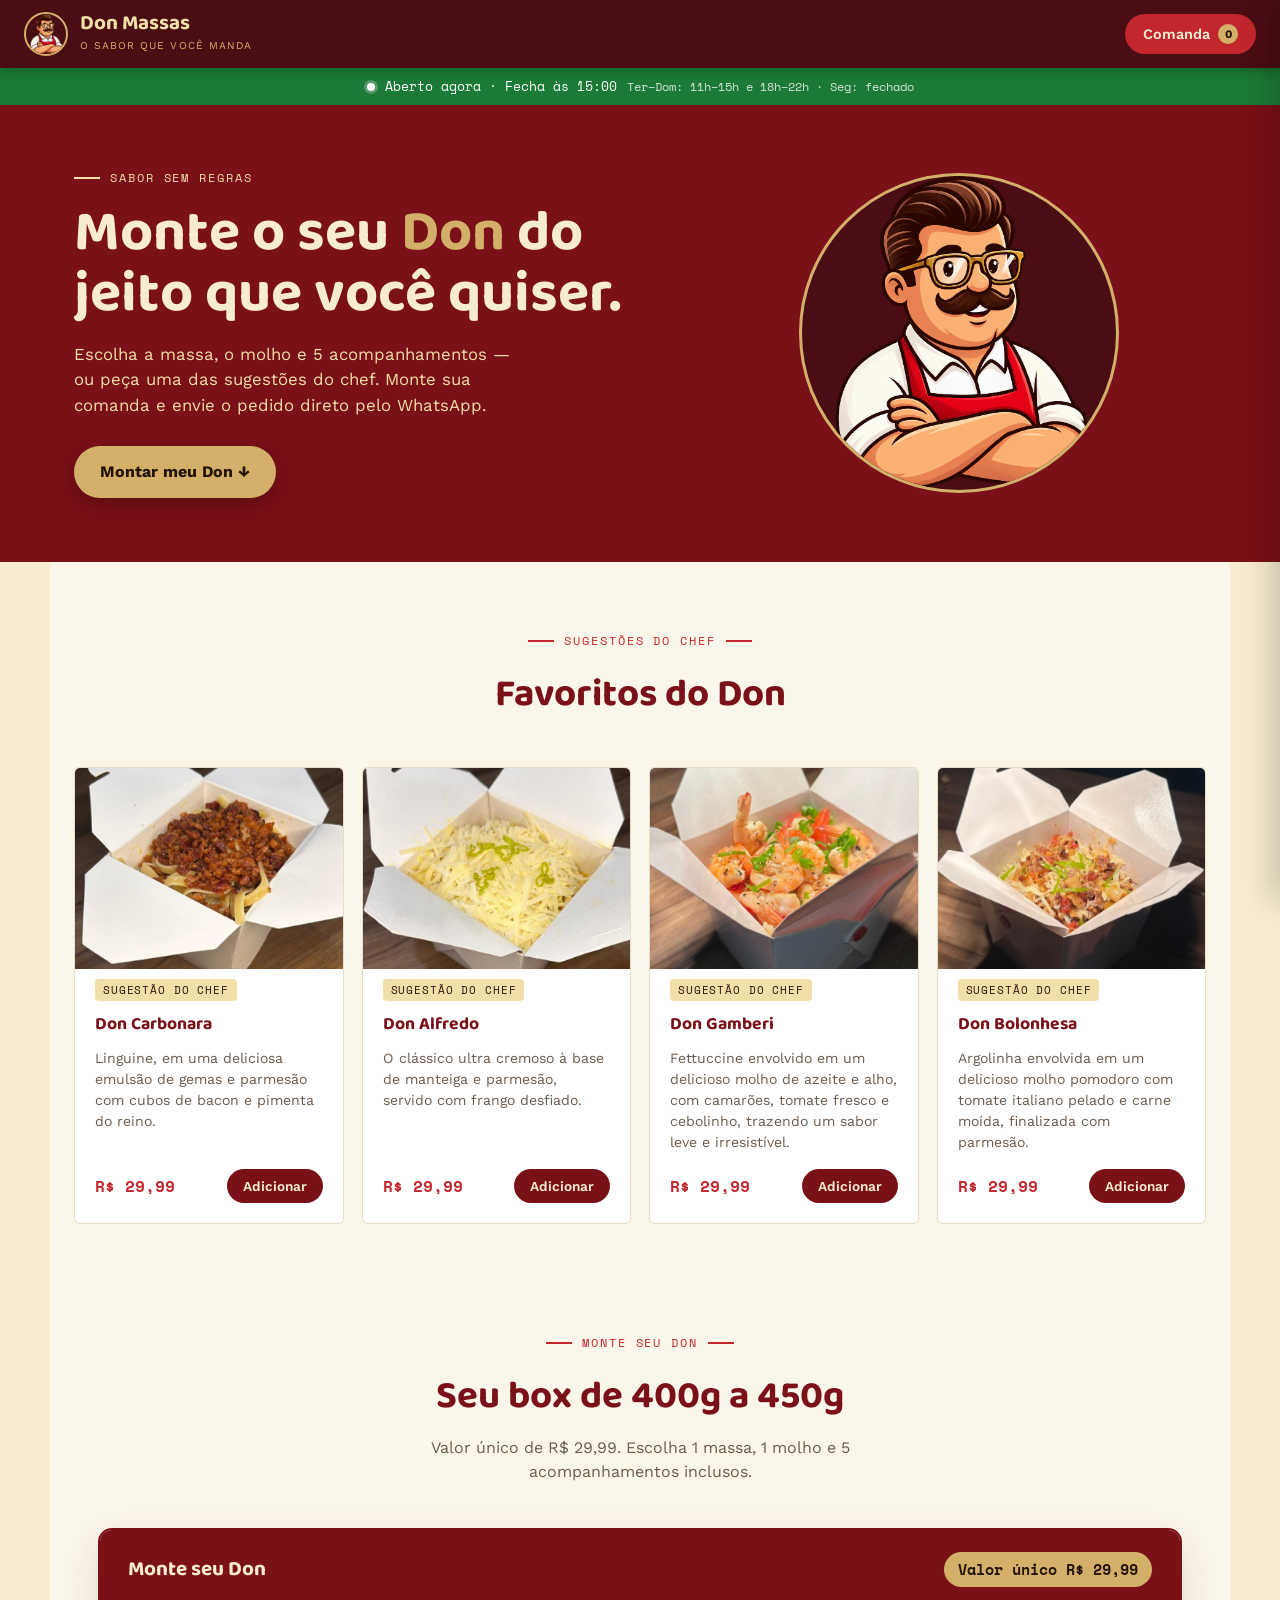
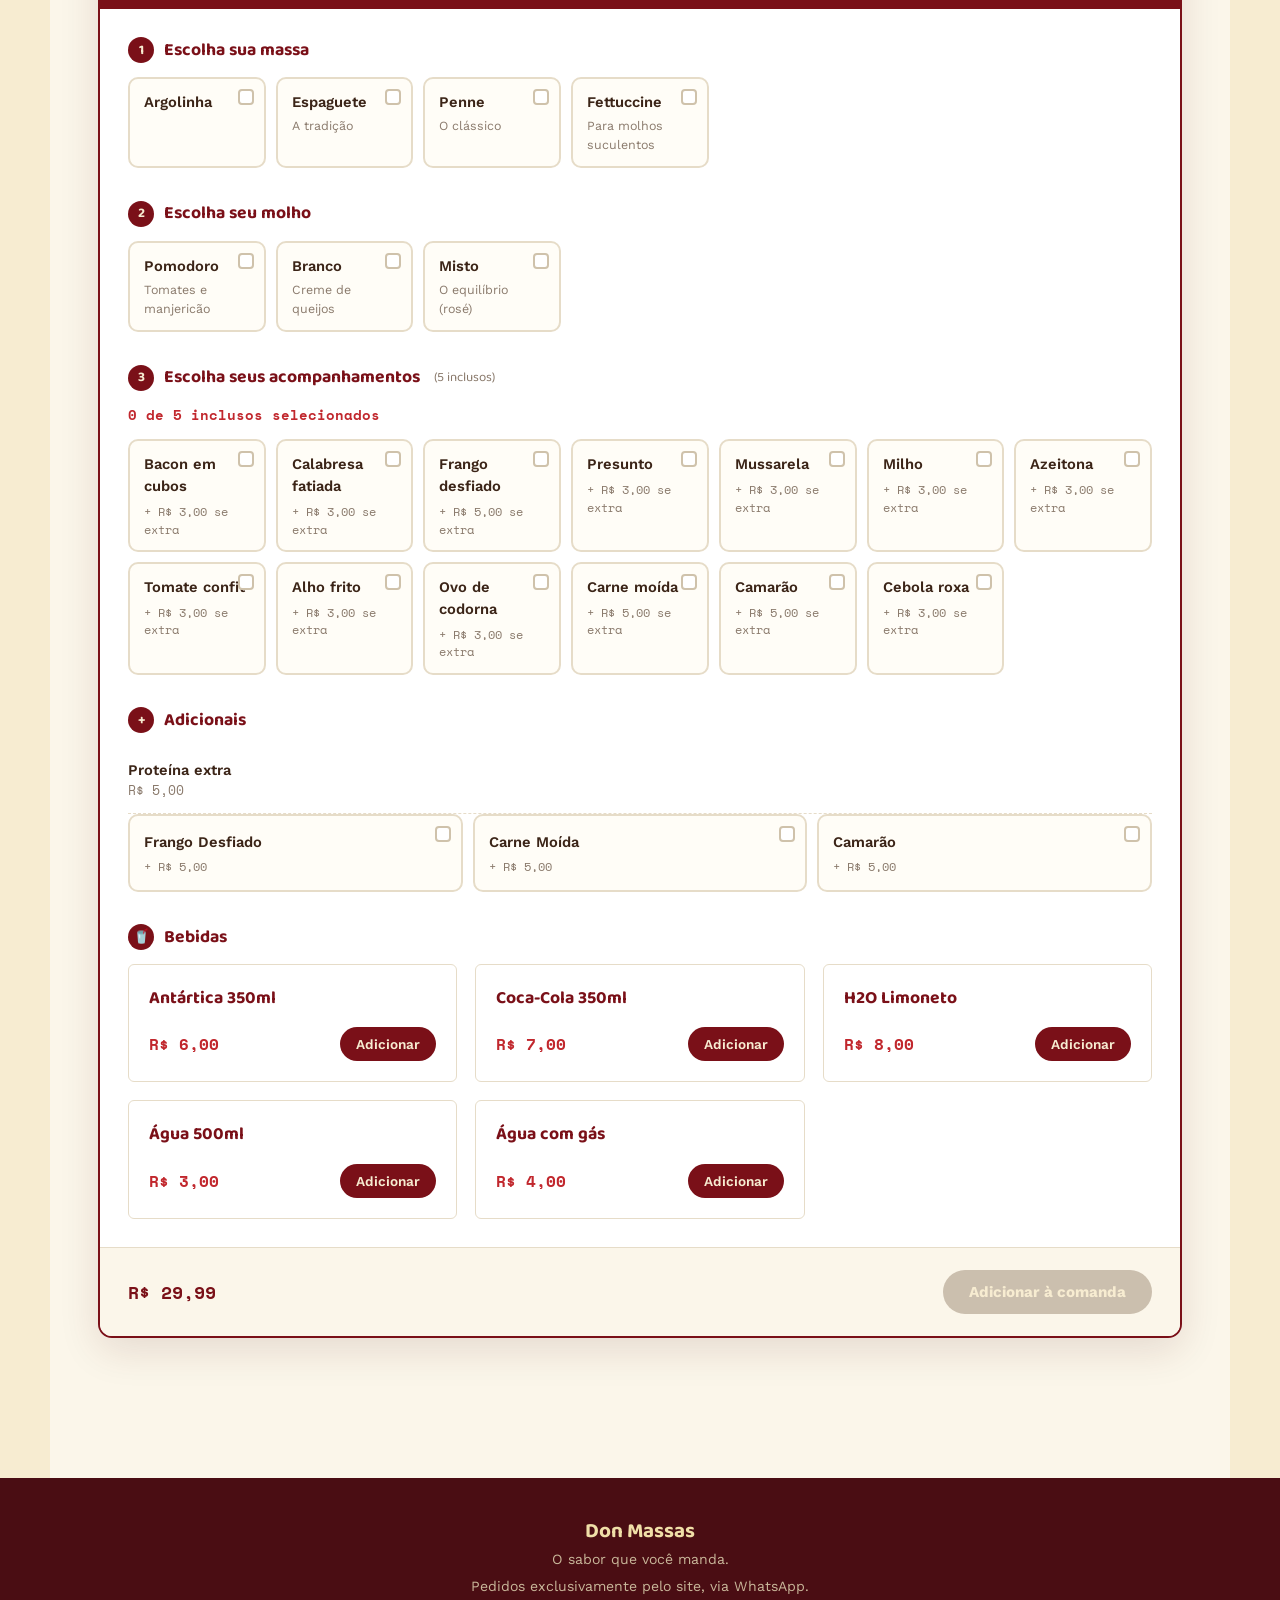
<file: index.html>
<!DOCTYPE html>
<html lang="pt-BR">
<head>
<meta charset="UTF-8">
<meta name="viewport" content="width=device-width, initial-scale=1.0, viewport-fit=cover">
<title>Don Massas</title>
<link rel="preconnect" href="https://fonts.googleapis.com">
<link rel="preconnect" href="https://fonts.gstatic.com" crossorigin>
<link href="https://fonts.googleapis.com/css2?family=Baloo+2:wght@600;700;800&family=Work+Sans:wght@400;500;600;700&family=Space+Mono:wght@400;700&display=swap" rel="stylesheet">
<link rel="stylesheet" href="style.css">
<link rel="icon" type="image/x-icon" href="img/favicon.ico">
</head>
<body>

<header>
  <div class="logo">
    <div class="logo-mark"><img src="img/android-chrome-192x192.png" alt="Don Massas"></div>
    <div>
      <div class="logo-text">Don Massas</div>
      <div class="logo-sub">O sabor que você manda</div>
    </div>
  </div>
  <button class="cart-btn" id="openCartBtn">
    <span>Comanda</span>
    <span class="cart-count" id="cartCount">0</span>
  </button>
</header>

<div class="store-status" id="storeStatus">
  <span class="store-status-dot"></span>
  <span id="storeStatusLabel">Verificando horário...</span>
  <span class="store-status-hours">Ter–Dom: 11h–15h e 18h–22h · Seg: fechado</span>
</div>

<section class="hero">
  <div class="hero-inner">
    <div>
      <div class="eyebrow">Sabor sem regras</div>
      <h1>Monte o seu <span>Don</span> do jeito que você quiser.</h1>
      <p>Escolha a massa, o molho e 5 acompanhamentos — ou peça uma das sugestões do chef. Monte sua comanda e envie o pedido direto pelo WhatsApp.</p>
      <a href="#montar" class="hero-cta">Montar meu Don ↓</a>
    </div>
    <div class="hero-art">
      <div class="ring"><img src="img/android-chrome-512x512.png" alt="Don Massas"></div>
    </div>
  </div>
</section>

  <section class="section extras-section" id="cardapio">
  <div class="extras-block">
    <div class="section-head">
      <div class="eyebrow">Sugestões do chef</div>
      <h2>Favoritos do Don</h2>
    </div>
    <div class="dish-grid" id="chefGrid"></div>
  </div>
<section class="section" id="montar">
  <div class="section-head">
    <div class="eyebrow">Monte seu Don</div>
    <h2>Seu box de 400g a 450g</h2>
    <p>Valor único de R$ 29,99. Escolha 1 massa, 1 molho e 5 acompanhamentos inclusos.</p>
  </div>

  <div class="builder">
    <div class="builder-head">
      <h3>Monte seu Don</h3>
      <span class="builder-price">Valor único R$ 29,99</span>
    </div>
    <div class="builder-body">
      <div class="step">
        <div class="step-title"><span class="step-num">1</span> Escolha sua massa</div>
        <div class="option-grid" id="massaGrid"></div>
      </div>
      <div class="step">
        <div class="step-title"><span class="step-num">2</span> Escolha seu molho</div>
        <div class="option-grid" id="molhoGrid"></div>
      </div>
      <div class="step">
        <div class="step-title"><span class="step-num">3</span> Escolha seus acompanhamentos <span class="step-hint">(5 inclusos)</span></div>
        <div class="acomp-counter" id="acompCounter"></div>
        <div class="option-grid" id="acompGrid"></div>
      </div>
      <div class="step">
        <div class="step-title"><span class="step-num">+</span> Adicionais</div>
        <div class="extras-row">
          <div>
            <div class="extras-label">Proteína extra</div>
            <div class="extras-price">R$ 5,00</div>
          </div>
        </div>
        <div class="option-grid" id="proteinaGrid"></div>
      </div>
      <div class="step">
        <div class="step-title"><span class="step-num">🥤</span> Bebidas</div>
        <div class="dish-grid" id="bebidasGrid"></div>
      </div>
    </div>
    <div class="builder-footer">
      <div class="builder-total" id="builderTotal">R$ 29,99</div>
      <button class="add-box-btn" id="addBoxBtn" disabled>Adicionar à comanda</button>
    </div>
  </div>
</section>
</section>

<footer>
  <div class="logo-text">Don Massas</div>
  <p>O sabor que você manda.</p>
  <p>Pedidos exclusivamente pelo site, via WhatsApp.</p>
</footer>

<div class="overlay" id="overlay"></div>

<aside class="cart-panel" id="cartPanel">
  <div id="cartView">
    <div class="ticket-head">
      <button class="close-cart" id="closeCartBtn">&times;</button>
      <div class="stamp">Comanda</div>
      <h3>Seu pedido</h3>
    </div>
    <div class="ticket-body" id="ticketBody"></div>
    <div class="ticket-total">
      <span class="label">Total</span>
      <span class="value" id="cartTotal">R$ 0,00</span>
    </div>
    <button class="checkout-btn" id="goToCheckoutBtn" disabled>Continuar pedido →</button>
  </div>

  <div id="checkoutView">
    <div class="ticket-head">
      <button class="close-cart" id="closeCartBtn2">&times;</button>
      <div class="stamp">Finalizar</div>
      <h3>Seus dados</h3>
    </div>
    <button class="back-link" id="backToCartBtn">← Voltar pra comanda</button>
    <form id="checkoutForm" class="form-fields">
      <div class="field">
        <label for="custName">Nome completo</label>
        <input type="text" id="custName" required placeholder="Seu nome">
      </div>
      <div class="field">
        <label for="custPhone">Telefone / WhatsApp</label>
        <input type="tel" id="custPhone" required placeholder="(81) 99999-9999">
      </div>
      <div class="field">
        <label for="custAddress">Rua e número</label>
        <input type="text" id="custAddress" required placeholder="Ex: Rua das Flores, 123">
      </div>
      <div class="field">
        <label for="custBairro">Bairro</label>
        <select id="custBairro" required>
          <option value="" disabled selected>Selecione seu bairro</option>
          <optgroup label="Taxa de entrega R$ 5,00">
            <option>Apipucos</option>
            <option>Casa Amarela</option>
            <option>Casa Forte</option>
            <option>Poço da Panela</option>
            <option>Dois Irmãos</option>
            <option>Monteiro</option>
          </optgroup>
          <optgroup label="Taxa de entrega R$ 8,00">
            <option>Parnamirim</option>
            <option>Jaqueira</option>
            <option>Tamarineira</option>
            <option>Água Fria</option>
            <option>Rosarinho</option>
            <option>Graças</option>
            <option>Aflitos</option>
            <option>Arruda</option>
            <option>Beberibe</option>
          </optgroup>
          <optgroup label="Taxa de entrega R$ 12,00">
            <option>Encruzilhada</option>
            <option>Espinheiro</option>
            <option>Hipódromo</option>
            <option>Campo Grande</option>
            <option>Alto Santa Terezinha</option>
          </optgroup>
        </select>
        <div class="entrega-info" id="entregaInfo"></div>
      </div>
      <div class="field">
        <label for="custPayment">Forma de pagamento</label>
        <select id="custPayment">
          <option>Pix</option>
          <option>Cartão na entrega</option>
          <option>Dinheiro</option>
        </select>
      </div>
      <div class="field" id="trocoField" hidden>
        <label for="custTrocoPara">Troco para quanto?</label>
        <input type="number" id="custTrocoPara" min="0" step="0.01" inputmode="decimal" placeholder="Ex: 50,00">
        <div class="troco-info" id="trocoInfo"></div>
      </div>
      <div class="field">
        <label for="custNotes">Observações (opcional)</label>
        <textarea id="custNotes" placeholder="Ex: sem cebola, etc"></textarea>
      </div>
    </form>
    <div class="summary-recap" id="summaryRecap"></div>
    <button class="checkout-btn" id="sendWhatsBtn">
      Enviar pedido pelo WhatsApp
    </button>
  </div>
</aside>

<script src="config.js"></script>
<script src="script.js"></script>
</body>
</html>
</file>
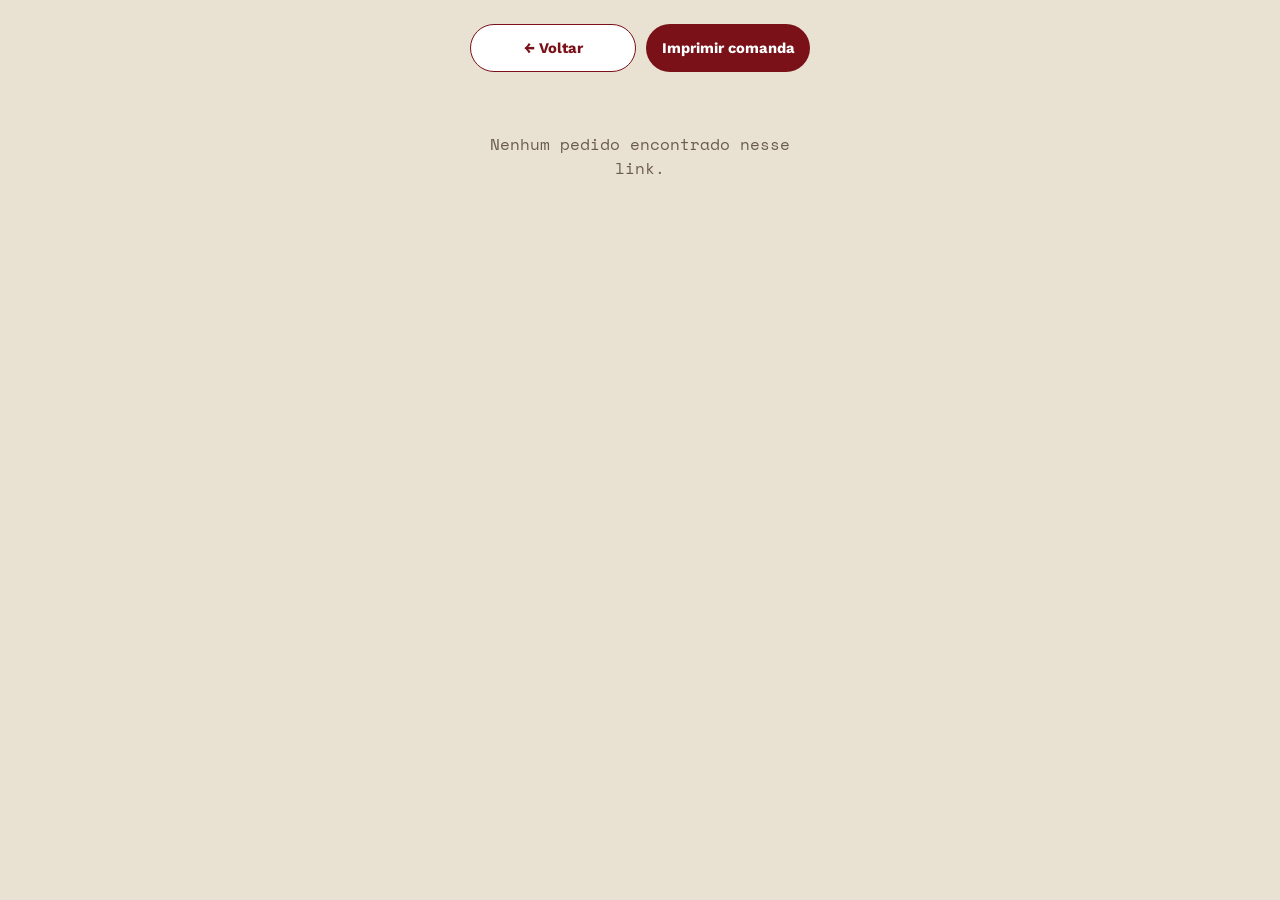
<file: comanda.html>
<!DOCTYPE html>
<html lang="pt-BR">
<head>
<meta charset="UTF-8">
<meta name="viewport" content="width=device-width, initial-scale=1.0, viewport-fit=cover">
<title>Comanda — Don Massas</title>
<link rel="preconnect" href="https://fonts.googleapis.com">
<link rel="preconnect" href="https://fonts.gstatic.com" crossorigin>
<link href="https://fonts.googleapis.com/css2?family=Baloo+2:wght@700&family=Work+Sans:wght@400;600;700&family=Space+Mono:wght@400;700&display=swap" rel="stylesheet">
<link rel="stylesheet" href="comanda.css">
<link rel="icon" type="image/x-icon" href="img/favicon.ico">
</head>
<body>

<div class="page-actions">
  <a class="btn btn-back" href="painel.html">← Voltar</a>
  <button class="btn btn-print" id="printBtn">Imprimir comanda</button>
</div>

<div id="receiptRoot"></div>

<script src="config.js"></script>
<script src="comanda.js"></script>
</body>
</html>
</file>
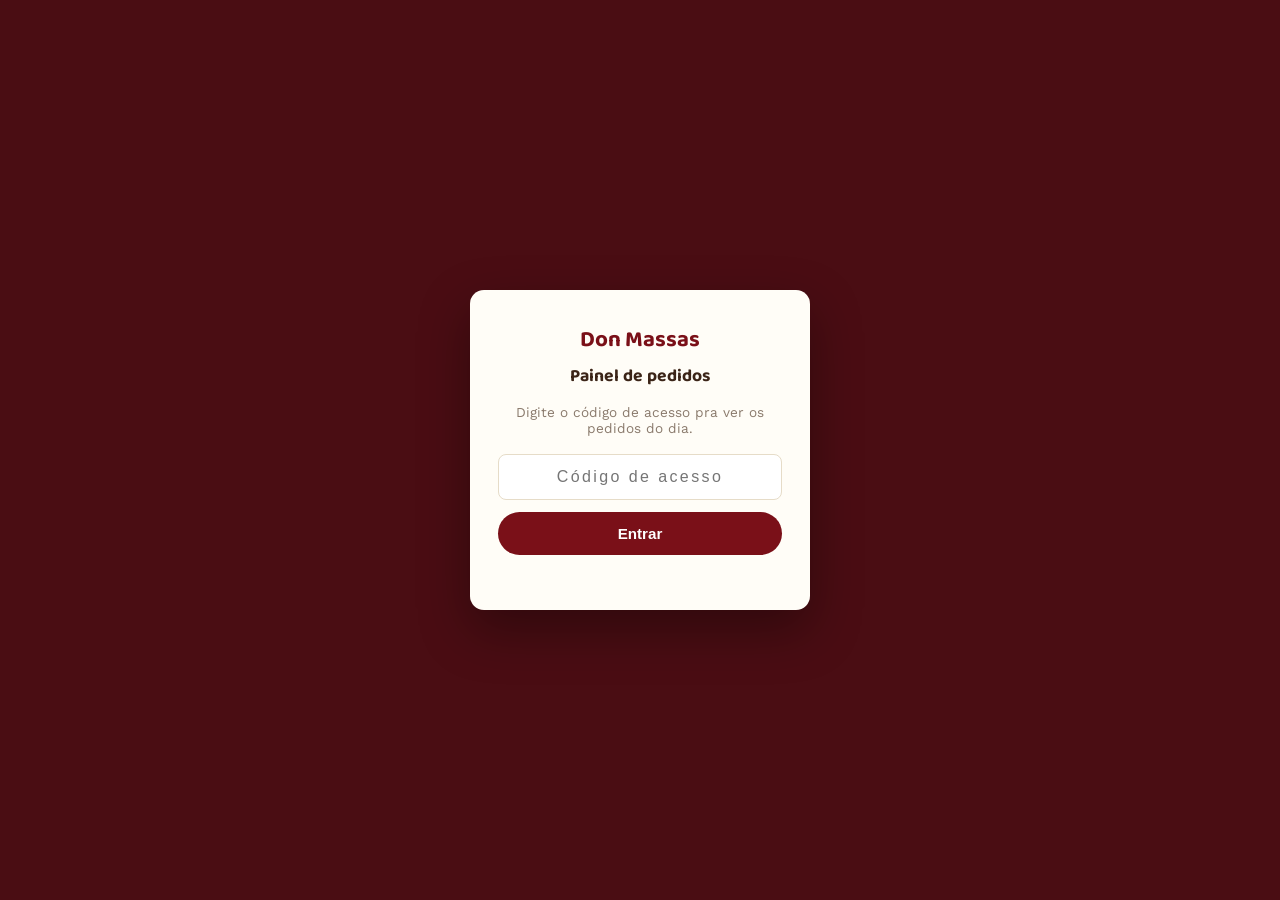
<file: painel.html>
<!DOCTYPE html>
<html lang="pt-BR">
<head>
<meta charset="UTF-8">
<meta name="viewport" content="width=device-width, initial-scale=1.0, viewport-fit=cover">
<title>Painel de pedidos — Don Massas</title>
<link rel="preconnect" href="https://fonts.googleapis.com">
<link rel="preconnect" href="https://fonts.gstatic.com" crossorigin>
<link href="https://fonts.googleapis.com/css2?family=Baloo+2:wght@700&family=Work+Sans:wght@400;600;700&family=Space+Mono:wght@400;700&display=swap" rel="stylesheet">
<link rel="stylesheet" href="painel.css">
<link rel="icon" type="image/x-icon" href="img/favicon.ico">
</head>
<body>

<div class="gate" id="gateView">
  <div class="gate-card">
    <div class="gate-logo">Don Massas</div>
    <div class="gate-title">Painel de pedidos</div>
    <p class="gate-hint">Digite o código de acesso pra ver os pedidos do dia.</p>
    <input type="password" id="gatePin" placeholder="Código de acesso" inputmode="numeric">
    <button id="gateBtn">Entrar</button>
    <div class="gate-error" id="gateError"></div>
  </div>
</div>

<div class="panel" id="panelView" hidden>
  <header class="panel-header">
    <div class="panel-title">
      <div class="logo-text">Don Massas</div>
      <div class="logo-sub">Painel de pedidos</div>
    </div>
    <div class="panel-controls">
      <input type="date" id="dateFilter">
      <button id="refreshBtn" title="Atualizar agora">↻</button>
    </div>
  </header>

  <button class="som-aviso" id="somAviso">
    🔔 Testar som de alerta
  </button>

  <div class="panel-summary" id="panelSummary">Carregando...</div>
  <div class="orders-list" id="ordersList"></div>

  <div class="historico-excluidos" id="historicoExcluidos" hidden>
    <button class="historico-toggle" id="historicoExcluidosToggle">🗑️ Pedidos excluídos</button>
    <div class="historico-list" id="historicoExcluidosList" hidden></div>
  </div>
</div>

<script src="config.js"></script>
<script src="painel.js"></script>
</body>
</html>
</file>
<file: style.css>
:root{
  --red-dark:#4A0D13;
  --red:#7A1018;
  --red-bright:#C1272D;
  --gold:#D4AF6A;
  --gold-light:#F0DFA8;
  --cream:#F7ECD1;
  --brown:#3B2417;
  --charcoal:#241408;
  --whats:#25D366;
  --whats-dark:#1DA851;
  --radius:6px;
}

*{
  box-sizing:border-box;
  margin:0;
  padding:0;
}

html{
  scroll-behavior:smooth;
}

html,
body{
  max-width:100%;
  overflow-x:hidden;
}

body{
  background:var(--cream);
  color:var(--brown);
  font-family:'Work Sans', sans-serif;
  line-height:1.5;
  -webkit-font-smoothing:antialiased;
}

h1,
h2,
h3,
.display{
  font-family:'Baloo 2', sans-serif;
  font-weight:700;
}

.mono{
  font-family:'Space Mono', monospace;
}

a{
  color:inherit;
}

img{
  max-width:100%;
  display:block;
}

button{
  font-family:inherit;
  cursor:pointer;
}

header{
  position:sticky;
  top:0;
  z-index:40;
  background:var(--red-dark);
  color:var(--cream);
  padding:12px 24px;
  display:flex;
  align-items:center;
  justify-content:space-between;
  box-shadow:0 2px 12px rgba(0,0,0,.25);
}

.logo{
  display:flex;
  align-items:center;
  gap:12px;
}

.logo-mark{
  width:44px;
  height:44px;
  border-radius:50%;
  overflow:hidden;
  border:2px solid var(--gold);
  flex-shrink:0;
}

.logo-mark img{
  width:100%;
  height:100%;
  object-fit:cover;
}

.logo-text{
  font-family:'Baloo 2', sans-serif;
  font-size:1.3rem;
  font-weight:700;
  line-height:1;
  color:var(--gold-light);
}

.logo-sub{
  font-size:0.65rem;
  letter-spacing:.1em;
  text-transform:uppercase;
  color:var(--gold);
  margin-top:3px;
}

.cart-btn{
  position:relative;
  background:var(--red-bright);
  color:var(--cream);
  border:none;
  border-radius:999px;
  padding:10px 18px;
  font-weight:600;
  font-size:0.9rem;
  display:flex;
  align-items:center;
  gap:8px;
  transition:background .15s ease;
}

.cart-btn:hover{
  background:#a31f24;
}

.cart-count{
  background:var(--gold);
  color:var(--charcoal);
  border-radius:999px;
  min-width:20px;
  height:20px;
  display:flex;
  align-items:center;
  justify-content:center;
  font-size:0.72rem;
  font-weight:700;
  padding:0 5px;
}

.store-status{
  display:flex;
  align-items:center;
  justify-content:center;
  flex-wrap:wrap;
  gap:6px 10px;
  padding:9px 16px;
  font-family:'Space Mono', monospace;
  font-size:0.8rem;
  text-align:center;
  color:#fff;
}

.store-status.open{
  background:#1c7a37;
}

.store-status.closed{
  background:var(--red-dark);
}

.store-status-dot{
  width:8px;
  height:8px;
  border-radius:50%;
  background:#fff;
  flex-shrink:0;
  box-shadow:0 0 0 3px rgba(255,255,255,.25);
}

.store-status-hours{
  opacity:.8;
  font-size:0.75rem;
}

body.store-closed .add-btn,
body.store-closed .add-box-btn,
body.store-closed #sendWhatsBtn{
  opacity:.45;
  pointer-events:none;
  cursor:not-allowed;
}

body.store-closed #sendWhatsBtn::after{
  content:" (fechado)";
}

.hero{
  position:relative;
  background:var(--red);
  color:var(--cream);
  overflow:hidden;
}

.hero-inner{
  display:grid;
  grid-template-columns:1.1fr 0.9fr;
  align-items:center;
  gap:32px;
  padding:64px 24px;
  max-width:1180px;
  margin:0 auto;
  position:relative;
  z-index:1;
}

.eyebrow{
  font-family:'Space Mono', monospace;
  text-transform:uppercase;
  letter-spacing:.16em;
  font-size:0.75rem;
  color:var(--gold-light);
  display:flex;
  align-items:center;
  gap:10px;
  margin-bottom:16px;
}

.eyebrow::before{
  content:"";
  width:26px;
  height:2px;
  background:var(--gold-light);
  display:inline-block;
}

.hero h1{
  font-size:clamp(2.2rem, 5vw, 3.6rem);
  line-height:1.05;
  margin-bottom:18px;
}

.hero h1 span{
  color:var(--gold);
}

.hero p{
  font-size:1.05rem;
  max-width:46ch;
  color:var(--gold-light);
  margin-bottom:28px;
}

.hero-cta{
  display:inline-flex;
  align-items:center;
  gap:10px;
  background:var(--gold);
  color:var(--charcoal);
  padding:14px 26px;
  border-radius:999px;
  border:none;
  font-weight:700;
  font-size:1rem;
  box-shadow:0 6px 20px rgba(0,0,0,.25);
  transition:transform .15s ease, background .15s ease;
  text-decoration:none;
}

.hero-cta:hover{
  transform:translateY(-2px);
  background:var(--gold-light);
}

.hero-art{
  display:flex;
  align-items:center;
  justify-content:center;
}

.hero-art .ring{
  width:min(320px,80%);
  aspect-ratio:1/1;
  border-radius:50%;
  border:3px solid var(--gold);
  display:flex;
  align-items:center;
  justify-content:center;
  overflow:hidden;
  background:var(--red-dark);
}

.hero-art img{
  width:100%;
  height:100%;
  object-fit:cover;
}

.section{
  max-width:1180px;
  margin:0 auto;
  padding:70px 24px;
}

.section-head{
  text-align:center;
  margin-bottom:44px;
}

.section-head .eyebrow{
  justify-content:center;
  color:var(--red-bright);
}

.section-head .eyebrow::before{
  background:var(--red-bright);
}

.section-head .eyebrow::after{
  content:"";
  width:26px;
  height:2px;
  background:var(--red-bright);
  display:inline-block;
}

.section-head h2{
  font-size:clamp(1.8rem, 3.5vw, 2.4rem);
  color:var(--red);
}

.section-head p{
  color:#6b5b4c;
  max-width:52ch;
  margin:10px auto 0;
}

.builder{
  background:#fff;
  border:2px solid var(--red);
  border-radius:14px;
  overflow:hidden;
  box-shadow:0 12px 40px rgba(74,13,19,.12);
}

.builder-head{
  background:var(--red);
  color:var(--cream);
  padding:22px 28px;
  display:flex;
  align-items:center;
  justify-content:space-between;
  flex-wrap:wrap;
  gap:10px;
}

.builder-head h3{
  font-size:1.3rem;
}

.builder-price{
  font-family:'Space Mono', monospace;
  background:var(--gold);
  color:var(--charcoal);
  padding:6px 14px;
  border-radius:999px;
  font-weight:700;
  font-size:0.95rem;
}

.builder-body{
  padding:28px;
}

.step{
  margin-bottom:32px;
}

.step:last-child{
  margin-bottom:0;
}

.step-title{
  display:flex;
  align-items:center;
  gap:10px;
  font-family:'Baloo 2', sans-serif;
  font-weight:700;
  font-size:1.1rem;
  color:var(--red);
  margin-bottom:14px;
}

.step-num{
  width:26px;
  height:26px;
  border-radius:50%;
  background:var(--red);
  color:var(--cream);
  font-size:0.85rem;
  display:flex;
  align-items:center;
  justify-content:center;
  flex-shrink:0;
}

.step-hint{
  font-size:0.82rem;
  color:#8a7a6c;
  font-weight:400;
  margin-left:4px;
}

.option-grid{
  display:grid;
  grid-template-columns:repeat(auto-fill, minmax(130px,1fr));
  gap:10px;
}

.option-card{
  border:2px solid #e6dcc8;
  border-radius:10px;
  padding:12px 14px;
  cursor:pointer;
  background:#fffdf7;
  transition:border-color .15s ease, background .15s ease;
  position:relative;
}

.option-card:hover{
  border-color:var(--gold);
}

.option-card.selected{
  border-color:var(--red);
  background:#fdf3ee;
}

.option-card input{
  position:absolute;
  opacity:0;
  pointer-events:none;
}

.option-name{
  font-weight:600;
  font-size:0.92rem;
}

.option-desc{
  font-size:0.78rem;
  color:#8a7a6c;
  margin-top:4px;
}

.acomp-tag{
  font-family:'Space Mono', monospace;
  font-size:0.72rem;
  font-weight:700;
  margin-top:6px;
}

.acomp-tag.hint{
  color:#8a7a6c;
  font-weight:400;
}

.acomp-tag.incluso{
  color:#1c7a37;
}

.acomp-tag.extra{
  color:var(--red-bright);
}

.option-card.selected .option-name{
  color:var(--red);
}

.option-check{
  position:absolute;
  top:10px;
  right:10px;
  width:16px;
  height:16px;
  border-radius:4px;
  border:2px solid #cfc2ab;
  background:#fff;
}

.option-card.selected .option-check{
  background:var(--red);
  border-color:var(--red);
}

#proteinaGrid{
  display:grid;
  grid-template-columns:repeat(3, 1fr);
  gap:10px;
}

#proteinaGrid .option-card{
  min-height:78px;
  display:flex;
  flex-direction:column;
  justify-content:center;
}

#proteinaGrid .option-name{
  padding-right:20px;
}

#proteinaGrid .acomp-tag{
  margin-top:5px;
}

.acomp-counter{
  font-family:'Space Mono', monospace;
  font-size:0.85rem;
  color:var(--red-bright);
  margin-bottom:14px;
  font-weight:700;
}

.extras-row{
  display:flex;
  align-items:center;
  justify-content:space-between;
  gap:16px;
  padding:12px 0;
  border-bottom:1px dashed #e6dcc8;
}

.extras-row:last-child{
  border-bottom:none;
}

.extras-label{
  font-weight:600;
  font-size:0.92rem;
}

.extras-price{
  font-family:'Space Mono', monospace;
  font-size:0.82rem;
  color:#8a7a6c;
}

.stepper{
  display:flex;
  align-items:center;
  gap:0;
  border:1px solid var(--red);
  border-radius:999px;
  overflow:hidden;
}

.stepper button{
  background:none;
  border:none;
  color:var(--red);
  width:36px;
  height:36px;
  font-size:1.1rem;
  font-weight:700;
  display:flex;
  align-items:center;
  justify-content:center;
  touch-action:manipulation;
}

.stepper button:hover{
  background:var(--red);
  color:var(--cream);
}

.stepper .stepper-val{
  min-width:22px;
  text-align:center;
  font-family:'Space Mono',monospace;
  font-size:0.92rem;
}

.builder-footer{
  display:flex;
  align-items:center;
  justify-content:space-between;
  flex-wrap:wrap;
  gap:14px;
  padding:22px 28px;
  background:#fbf6ea;
  border-top:1px solid #e6dcc8;
}

.builder-total{
  font-family:'Space Mono', monospace;
  font-size:1.1rem;
  font-weight:700;
  color:var(--red);
}

.add-box-btn{
  background:var(--red);
  color:var(--cream);
  border:none;
  padding:13px 26px;
  border-radius:999px;
  font-weight:700;
  font-size:0.95rem;
}

.add-box-btn:hover{
  background:var(--red-bright);
}

.add-box-btn:disabled{
  background:#cbbfae;
  cursor:not-allowed;
}

.dish-grid{
  display:grid;
  grid-template-columns:repeat(
    auto-fill,
    minmax(min(260px,100%),1fr)
  );
  gap:18px;
}

.dish-card{
  background:#fff;
  border:1px solid #e6dcc8;
  border-radius:var(--radius);
  padding:20px;
  display:flex;
  flex-direction:column;
  gap:10px;
  transition:box-shadow .15s ease, transform .15s ease;
  overflow:hidden;
}

.dish-card:hover{
  box-shadow:0 8px 24px rgba(74,13,19,.1);
  transform:translateY(-2px);
}

.dish-img{
  margin:-20px -20px 0;
  aspect-ratio:4/3;
  overflow:hidden;
  background:var(--gold-light);
}

.dish-img img{
  width:100%;
  height:100%;
  object-fit:cover;
  display:block;
}

.dish-tag{
  align-self:flex-start;
  background:var(--gold-light);
  color:var(--charcoal);
  font-family:'Space Mono',monospace;
  font-size:0.68rem;
  text-transform:uppercase;
  letter-spacing:.08em;
  padding:3px 8px;
  border-radius:4px;
}

.dish-name{
  font-family:'Baloo 2', sans-serif;
  font-weight:700;
  font-size:1.1rem;
  color:var(--red);
}

.dish-desc{
  font-size:0.88rem;
  color:#6b5b4c;
  flex:1;
}

.dish-footer{
  display:flex;
  align-items:center;
  justify-content:space-between;
  margin-top:6px;
}

.dish-price{
  font-family:'Space Mono', monospace;
  font-weight:700;
  color:var(--red-bright);
  font-size:1.02rem;
}

.qty-stepper{
  display:flex;
  align-items:center;
  gap:0;
  border:1px solid var(--red);
  border-radius:999px;
  overflow:hidden;
}

.qty-stepper button{
  background:none;
  border:none;
  color:var(--red);
  width:34px;
  height:34px;
  font-size:1.1rem;
  font-weight:700;
  display:flex;
  align-items:center;
  justify-content:center;
  touch-action:manipulation;
}

.qty-stepper button:hover{
  background:var(--red);
  color:var(--cream);
}

.qty-stepper .qty-val{
  min-width:22px;
  text-align:center;
  font-family:'Space Mono',monospace;
  font-size:0.92rem;
}

.add-btn{
  background:var(--red);
  color:var(--cream);
  border:none;
  padding:9px 16px;
  border-radius:999px;
  font-weight:600;
  font-size:0.85rem;
  white-space:nowrap;
  transition:background .15s ease;
}

.add-btn:hover{
  background:var(--red-bright);
}

.add-btn.added{
  background:#1c7a37;
  cursor:default;
}

.cart-count.bump{
  animation:cartBump .35s ease;
}

@keyframes cartBump{
  0%{
    transform:scale(1);
  }

  40%{
    transform:scale(1.35);
  }

  100%{
    transform:scale(1);
  }
}

.toast{
  position:fixed;
  left:50%;
  bottom:24px;
  transform:translate(-50%, 20px);
  background:var(--charcoal);
  color:var(--gold-light);
  font-family:'Space Mono', monospace;
  font-size:0.85rem;
  padding:12px 20px;
  border-radius:999px;
  box-shadow:0 10px 30px rgba(0,0,0,.3);
  opacity:0;
  pointer-events:none;
  transition:opacity .25s ease, transform .25s ease;
  z-index:80;
  max-width:min(90vw, 360px);
  text-align:center;
  white-space:nowrap;
  overflow:hidden;
  text-overflow:ellipsis;
}

.toast.show{
  opacity:1;
  transform:translate(-50%, 0);
}

@media (max-width:480px){

  .store-status{
    font-size:0.75rem;
    padding:8px 12px;
  }

  .store-status-hours{
    width:100%;
    font-size:0.7rem;
  }

  .toast{
    bottom:16px;
    font-size:0.8rem;
    padding:11px 16px;
  }
}

.extras-section{
  background:#fbf6ea;
}

.extras-block{
  margin-bottom:40px;
}

.extras-block:last-child{
  margin-bottom:0;
}

.extras-block-title{
  font-family:'Baloo 2', sans-serif;
  color:var(--red);
  font-size:1.15rem;
  margin-bottom:16px;
  display:flex;
  align-items:center;
  gap:10px;
}

.extras-block-title::after{
  content:"";
  flex:1;
  height:1px;
  background:repeating-linear-gradient(
    90deg,
    var(--red) 0 6px,
    transparent 6px 12px
  );
  opacity:.4;
}

.overlay{
  position:fixed;
  inset:0;
  background:rgba(36,20,8,.5);
  opacity:0;
  pointer-events:none;
  transition:opacity .2s ease;
  z-index:50;
}

.overlay.open{
  opacity:1;
  pointer-events:auto;
}

.cart-panel{
  position:fixed;
  top:0;
  right:0;
  height:100%;
  width:min(440px, 100%);
  background:#fffdf7;
  z-index:60;
  transform:translateX(100%);
  transition:transform .25s ease;
  display:flex;
  flex-direction:column;
  box-shadow:-8px 0 30px rgba(0,0,0,.2);
}

.cart-panel.open{
  transform:translateX(0);
}

#cartView{
  display:none;
  height:100%;
}

#cartView.view-active{
  display:flex;
  flex-direction:column;
  height:100%;
}

#checkoutView{
  display:none;
  height:100%;
}

#checkoutView.view-active{
  display:flex;
  flex-direction:column;
}

.ticket-head{
  background:var(--red-dark);
  color:var(--cream);
  padding:20px 22px 16px;
  position:relative;
}

.ticket-head .stamp{
  font-family:'Space Mono', monospace;
  font-size:0.7rem;
  letter-spacing:.16em;
  text-transform:uppercase;
  color:var(--gold);
  border:1px solid var(--gold);
  display:inline-block;
  padding:3px 8px;
  border-radius:2px;
  transform:rotate(-2deg);
  margin-bottom:10px;
}

.ticket-head h3{
  font-size:1.4rem;
}

.close-cart{
  position:absolute;
  top:8px;
  right:10px;
  background:none;
  border:none;
  color:var(--cream);
  font-size:1.4rem;
  line-height:1;
  width:44px;
  height:44px;
  display:flex;
  align-items:center;
  justify-content:center;
}

.ticket-body{
  flex:1;
  overflow-y:auto;
  padding:18px 22px;
}

.ticket-empty{
  color:#8a7f77;
  font-size:0.92rem;
  text-align:center;
  margin-top:40px;
  font-family:'Space Mono',monospace;
}

.ticket-line{
  display:grid;
  grid-template-columns:1fr auto auto;
  gap:8px 12px;
  align-items:start;
  padding:14px 0;
  border-bottom:1px dashed rgba(74,13,19,.2);
  font-family:'Space Mono', monospace;
  font-size:0.85rem;
}

.ticket-line .name{
  font-family:'Work Sans',sans-serif;
  font-weight:600;
  font-size:0.92rem;
  color:var(--brown);
}

.ticket-line .detail{
  font-size:0.72rem;
  color:#8a7a6c;
  margin-top:3px;
  line-height:1.4;
}

.ticket-line .line-price{
  color:var(--red-bright);
  text-align:right;
}

.ticket-line .remove-x{
  background:none;
  border:none;
  color:var(--red);
  font-size:1rem;
  padding:0 4px;
}

.ticket-line .qty-stepper{
  margin-top:8px;
}

.ticket-line .qty-stepper button{
  width:24px;
  height:24px;
  font-size:0.95rem;
}

.ticket-total{
  border-top:2px solid var(--red-dark);
  padding:16px 22px;
  display:flex;
  justify-content:space-between;
  align-items:baseline;
  font-family:'Space Mono', monospace;
}

.ticket-total .label{
  font-size:0.85rem;
  text-transform:uppercase;
  letter-spacing:.08em;
}

.ticket-total .value{
  font-size:1.5rem;
  font-weight:700;
  color:var(--red);
}

.checkout-btn{
  margin:0 22px calc(22px + env(safe-area-inset-bottom, 0px));
  padding:15px;
  border:none;
  border-radius:999px;
  background:var(--whats);
  color:#fff;
  font-weight:700;
  font-size:1rem;
  display:flex;
  align-items:center;
  justify-content:center;
  gap:10px;
}

.checkout-btn:hover{
  background:var(--whats-dark);
}

.checkout-btn:disabled{
  background:#c9c2b8;
  cursor:not-allowed;
}

.form-fields{
  padding:18px 22px;
  display:flex;
  flex-direction:column;
  gap:14px;
  overflow-y:auto;
  flex:1;
}

.field label{
  display:block;
  font-size:0.75rem;
  text-transform:uppercase;
  letter-spacing:.08em;
  color:var(--red);
  margin-bottom:6px;
  font-weight:600;
}

.field input,
.field select,
.field textarea{
  width:100%;
  padding:11px 12px;
  border:1px solid #e6dcc8;
  border-radius:var(--radius);
  font-family:inherit;
  font-size:16px;
  background:#fff;
}

.field textarea{
  resize:vertical;
  min-height:60px;
}

.entrega-info{
  margin-top:8px;
  font-family:'Space Mono', monospace;
  font-size:0.82rem;
  padding:8px 10px;
  border-radius:var(--radius);
  background:#eaf7ee;
  color:#1c7a37;
}

.troco-info{
  margin-top:8px;
  font-family:'Space Mono', monospace;
  font-size:0.82rem;
  padding:8px 10px;
  border-radius:var(--radius);
}

.troco-info.ok{
  background:#eaf7ee;
  color:#1c7a37;
}

.troco-info.warn{
  background:#fdeceb;
  color:var(--red-bright);
}

.back-link{
  padding:16px 22px 0;
  font-size:0.85rem;
  color:var(--red);
  font-weight:600;
  display:flex;
  align-items:center;
  gap:6px;
  background:none;
  border:none;
  text-align:left;
}

.summary-recap{
  padding:12px 22px;
  font-family:'Space Mono',monospace;
  font-size:0.8rem;
  color:#6b5b4c;
  border-top:1px dashed #e6dcc8;
  border-bottom:1px dashed #e6dcc8;
  max-height:120px;
  overflow-y:auto;
}

footer{
  background:var(--red-dark);
  color:var(--gold-light);
  padding:44px 24px;
  text-align:center;
  font-size:0.88rem;
}

footer .logo-text{
  color:var(--gold-light);
}

footer p{
  margin-top:6px;
  color:#c9b79a;
}

@media (max-width:820px){

  .hero-inner{
    grid-template-columns:1fr;
    padding:44px 20px;
  }

  .hero-art{
    order:-1;
    max-width:220px;
    margin:0 auto;
  }

  .builder-body{
    padding:20px;
  }

  #proteinaGrid{
    grid-template-columns:repeat(3, 1fr);
  }
}

@media (max-width:600px){

  .section{
    padding:48px 18px;
  }

  .section-head{
    margin-bottom:32px;
  }

  .builder-head{
    padding:18px 20px;
  }

  .builder-body{
    padding:18px;
  }

  .step{
    margin-bottom:26px;
  }

  .builder-footer{
    flex-direction:column;
    align-items:stretch;
    padding:18px 20px;
  }

  .builder-total{
    text-align:center;
    font-size:1.2rem;
  }

  .add-box-btn{
    width:100%;
    padding:15px;
  }

  .dish-grid{
    grid-template-columns:1fr 1fr;
    gap:12px;
  }

  .dish-card{
    padding:14px;
  }

  #chefGrid{
    display:flex;
    grid-template-columns:none;
    overflow-x:auto;
    scroll-snap-type:x mandatory;
    gap:14px;
    padding:4px 4px 12px;
    margin:0 -4px;
    -webkit-overflow-scrolling:touch;
    scrollbar-width:none;
  }

  #chefGrid::-webkit-scrollbar{
    display:none;
  }

  #chefGrid .dish-card{
    flex:0 0 78%;
    scroll-snap-align:start;
  }

  #proteinaGrid{
    grid-template-columns:1fr;
  }

  .cart-panel{
    width:100%;
  }

  .ticket-body{
    padding:16px 18px;
  }

  .ticket-total{
    padding:14px 18px;
  }

  .checkout-btn{
    margin:0 18px 18px;
    padding:16px;
  }

  .form-fields{
    padding:16px 18px;
  }
}

@media (max-width:480px){

  header{
    padding:10px 14px;
  }

  .logo{
    gap:8px;
  }

  .logo-mark{
    width:38px;
    height:38px;
  }

  .logo-text{
    font-size:1.08rem;
  }

  .logo-sub{
    font-size:0.58rem;
  }

  .cart-btn{
    padding:9px 14px;
    font-size:0.82rem;
    gap:6px;
  }

  .hero-inner{
    padding:32px 16px;
  }

  .hero p{
    font-size:0.96rem;
  }

  .hero-cta{
    padding:13px 22px;
    font-size:0.92rem;
  }

  .section{
    padding:40px 14px;
  }

  .section-head p{
    padding:0 4px;
  }

  .builder-head{
    flex-direction:column;
    align-items:flex-start;
    gap:8px;
    padding:16px 16px;
  }

  .builder-body{
    padding:14px;
  }

  .option-grid{
    grid-template-columns:
      repeat(auto-fill, minmax(115px,1fr));
    gap:8px;
  }

  .option-card{
    padding:10px 12px;
  }

  .step-title{
    font-size:1rem;
    flex-wrap:wrap;
    row-gap:4px;
  }

  #proteinaGrid{
    grid-template-columns:1fr;
  }

  .extras-row{
    flex-wrap:wrap;
    gap:10px;
  }

  .dish-grid{
    grid-template-columns:1fr;
    gap:12px;
  }

  .ticket-line{
    grid-template-columns:1fr auto;
    row-gap:6px;
  }

  .ticket-line .remove-x{
    grid-row:1;
    grid-column:2;
    justify-self:end;
  }

  .ticket-line .line-price{
    grid-column:1 / -1;
    text-align:left;
    font-size:0.92rem;
  }

  .ticket-head .stamp{
    margin-bottom:8px;
  }

  .ticket-head h3{
    font-size:1.2rem;
  }

  footer{
    padding:32px 18px;
  }
}

@media (max-width:360px){

  .logo-sub{
    display:none;
  }

  .cart-btn{
    padding:8px 11px;
    font-size:0.76rem;
  }

  .hero h1{
    font-size:1.9rem;
  }

  .option-grid{
    grid-template-columns:
      repeat(auto-fill, minmax(100px,1fr));
  }
}

@media (max-height:420px) and (orientation:landscape){

  header{
    position:static;
  }

  .hero-inner{
    padding:24px 16px;
  }
}
</file>
<file: comanda.css>
:root{
  --red:#7A1018;
  --red-bright:#C1272D;
  --gold:#D4AF6A;
  --brown:#3B2417;
  --charcoal:#241408;
}
*{box-sizing:border-box; margin:0; padding:0;}
html,body{max-width:100%; overflow-x:hidden;}
body{
  background:#e9e2d3;
  color:var(--charcoal);
  font-family:'Work Sans', sans-serif;
  padding:24px 12px calc(60px + env(safe-area-inset-bottom, 0px));
}
.page-actions{
  max-width:340px; margin:0 auto 18px; display:flex; gap:10px;
}
.btn{
  flex:1; border:none; border-radius:999px; padding:14px 13px; font-weight:700; font-size:0.92rem;
  cursor:pointer; font-family:inherit; min-height:44px;
  display:flex; align-items:center; justify-content:center; text-decoration:none;
}
.btn-print{background:var(--red); color:#fff;}
.btn-print:hover{background:var(--red-bright);}
.btn-back{background:#fff; color:var(--red); border:1px solid var(--red);}

.receipt{
  max-width:340px; margin:0 auto;
  background:#fff;
  padding:22px 18px;
  font-family:'Space Mono', monospace;
  font-size:0.82rem;
  box-shadow:0 10px 30px rgba(0,0,0,.15);
}
.receipt-header{text-align:center; margin-bottom:14px;}
.receipt-logo{font-family:'Baloo 2', sans-serif; font-weight:700; font-size:1.3rem; color:var(--red);}
.receipt-sub{font-size:0.68rem; letter-spacing:.06em; color:#8a7a6c; margin-top:2px;}
.receipt-order-num{
  display:inline-block; margin-top:8px;
  font-family:'Space Mono', monospace; font-weight:700; font-size:0.85rem;
  background:var(--charcoal); color:#fff;
  padding:4px 10px; border-radius:4px; letter-spacing:.03em;
}
.receipt-meta{font-size:0.72rem; color:#6b5b4c; margin-top:8px;}

.dash{border-top:1px dashed #8a7a6c; margin:12px 0;}

.receipt-item{margin-bottom:10px;}
.receipt-item .line1{display:flex; justify-content:space-between; font-weight:700;}
.receipt-item .line-detail{font-size:0.72rem; color:#6b5b4c; margin-top:2px; line-height:1.4;}

.receipt-total{display:flex; justify-content:space-between; font-weight:700; font-size:1rem; margin-top:4px;}

.receipt-block{margin-top:4px;}
.receipt-block .label{font-size:0.68rem; text-transform:uppercase; letter-spacing:.06em; color:#8a7a6c;}
.receipt-block .val{font-size:0.82rem; margin-bottom:8px;}

.receipt-footer{text-align:center; font-size:0.72rem; color:#8a7a6c; margin-top:14px;}

.empty-state{max-width:340px; margin:60px auto; text-align:center; font-family:'Space Mono',monospace; color:#6b5b4c;}

@media print{
  body{background:#fff; padding:0;}
  .page-actions{display:none;}
  .receipt{box-shadow:none; max-width:80mm; padding:8px 6px;}
}
</file>
<file: painel.css>
:root{
  --red-dark:#4A0D13;
  --red:#7A1018;
  --red-bright:#C1272D;
  --gold:#D4AF6A;
  --gold-light:#F0DFA8;
  --cream:#F7ECD1;
  --brown:#3B2417;
  --charcoal:#241408;
  --whats:#25D366;
}
*{box-sizing:border-box; margin:0; padding:0;}
[hidden]{display:none !important;}
html,body{max-width:100%; overflow-x:hidden;}
body{
  background:var(--cream);
  color:var(--brown);
  font-family:'Work Sans', sans-serif;
  min-height:100vh;
}

.gate{
  min-height:100vh; display:flex; align-items:center; justify-content:center;
  background:var(--red-dark); padding:24px;
}
.gate-card{
  background:#fffdf7; border-radius:14px; padding:32px 28px;
  max-width:340px; width:100%; text-align:center;
  box-shadow:0 20px 50px rgba(0,0,0,.35);
}
.gate-logo{font-family:'Baloo 2', sans-serif; font-weight:700; font-size:1.4rem; color:var(--red);}
.gate-title{font-family:'Baloo 2', sans-serif; font-weight:700; font-size:1.1rem; color:var(--brown); margin-top:4px;}
.gate-hint{font-size:0.85rem; color:#8a7a6c; margin:14px 0 18px;}
.gate-card input{
  width:100%; padding:13px 14px; border:1px solid #e6dcc8; border-radius:8px;
  font-size:16px; text-align:center; letter-spacing:.15em; margin-bottom:12px;
}
.gate-card button{
  width:100%; padding:13px; border:none; border-radius:999px;
  background:var(--red); color:#fff; font-weight:700; font-size:0.95rem; cursor:pointer;
}
.gate-card button:hover{background:var(--red-bright);}
.gate-error{color:var(--red-bright); font-size:0.8rem; margin-top:10px; min-height:1em;}

.panel{max-width:720px; margin:0 auto; padding:20px 16px 60px;}
.panel-header{
  display:flex; align-items:center; justify-content:space-between; gap:12px;
  margin-bottom:18px; flex-wrap:wrap;
}
.logo-text{font-family:'Baloo 2', sans-serif; font-weight:700; font-size:1.3rem; color:var(--red);}
.logo-sub{font-size:0.75rem; letter-spacing:.06em; text-transform:uppercase; color:#8a7a6c;}
.panel-controls{display:flex; align-items:center; gap:8px;}
.panel-controls input[type="date"]{
  padding:9px 10px; border:1px solid #e6dcc8; border-radius:8px; font-family:inherit; font-size:0.9rem; background:#fff;
}
.panel-controls button{
  width:38px; height:38px; border:none; border-radius:8px; background:var(--red); color:#fff;
  font-size:1.1rem; cursor:pointer;
}
.panel-controls button:hover{background:var(--red-bright);}

.panel-summary{
  font-family:'Space Mono', monospace; font-size:0.88rem; color:var(--red);
  background:#fffdf7; border:1px solid #e6dcc8; border-radius:8px;
  padding:10px 14px; margin-bottom:16px;
}

.som-aviso{
  display:block; width:100%; margin-bottom:16px;
  border:1px solid var(--gold); border-radius:8px;
  background:var(--gold-light); color:var(--brown);
  font-family:'Work Sans', sans-serif; font-weight:700; font-size:0.85rem;
  padding:12px 14px; cursor:pointer; text-align:center;
}
.som-aviso:hover{background:var(--gold);}
.som-aviso.ativo{
  background:#fffdf7; border-color:#e6dcc8; color:#8a7a6c; font-weight:600;
}

.orders-list{display:flex; flex-direction:column; gap:10px;}
.empty{
  text-align:center; color:#8a7a6c; font-family:'Space Mono', monospace; font-size:0.9rem;
  padding:40px 10px;
}

.order-card{
  background:#fffdf7; border:1px solid #e6dcc8; border-radius:10px;
  padding:14px 16px; display:flex; align-items:center; gap:14px;
}
.order-num{
  font-family:'Space Mono', monospace; font-weight:700; color:#fff;
  background:var(--charcoal); border-radius:6px; padding:6px 10px; font-size:0.85rem;
  flex-shrink:0;
}
.order-info{flex:1; min-width:0;}
.order-cliente{font-weight:600; font-size:0.95rem; white-space:nowrap; overflow:hidden; text-overflow:ellipsis;}
.order-meta{font-size:0.78rem; color:#8a7a6c; margin-top:2px; font-family:'Space Mono', monospace;}
.order-print{
  flex-shrink:0; background:var(--red); color:#fff; text-decoration:none;
  padding:9px 14px; border-radius:999px; font-weight:700; font-size:0.82rem; white-space:nowrap;
}
.order-print:hover{background:var(--red-bright);}

.order-pronto{
  flex-shrink:0; background:var(--whats); color:#fff; border:none;
  padding:9px 14px; border-radius:999px; font-weight:700; font-size:0.82rem;
  white-space:nowrap; cursor:pointer;
}
.order-pronto:hover{filter:brightness(0.95);}
.order-pronto:disabled{opacity:0.6; cursor:default;}

.order-pronto-feito{
  flex-shrink:0; display:flex; align-items:center; gap:6px;
  background:#eaf7ee; color:#1c7a37; border:1px solid #cdeadb;
  padding:8px 12px; border-radius:999px; font-weight:700; font-size:0.8rem;
  white-space:nowrap;
}
.order-pronto-desfazer{
  background:none; border:none; color:#1c7a37; opacity:0.6; cursor:pointer;
  font-size:0.85rem; line-height:1; padding:0 2px;
}
.order-pronto-desfazer:hover{opacity:1;}

.order-delete{
  flex-shrink:0; background:none; border:1px solid #e6dcc8; color:#8a7a6c;
  width:38px; height:38px; border-radius:999px; font-size:1rem; cursor:pointer;
  display:flex; align-items:center; justify-content:center;
}
.order-delete:hover{background:#fdeceb; border-color:var(--red-bright); color:var(--red-bright);}

.historico-excluidos{margin-top:22px;}
.historico-toggle{
  width:100%; text-align:left; background:none; border:1px dashed #c9bba3;
  border-radius:8px; padding:10px 14px; font-family:'Space Mono', monospace;
  font-size:0.82rem; color:#8a7a6c; cursor:pointer;
}
.historico-toggle:hover{background:#fffdf7;}
.historico-list{display:flex; flex-direction:column; gap:10px; margin-top:10px;}

.order-card.excluido{opacity:0.75; background:#f3ede0;}
.order-restore{
  flex-shrink:0; background:#fff; color:var(--red); border:1px solid var(--red);
  padding:9px 14px; border-radius:999px; font-weight:700; font-size:0.82rem;
  white-space:nowrap; cursor:pointer;
}
.order-restore:hover{background:var(--red); color:#fff;}

@media (max-width:480px){
  .order-card{flex-wrap:wrap;}
  .order-print{width:100%; text-align:center; order:3;}
  .order-pronto{width:100%; text-align:center; order:4;}
  .order-pronto-feito{width:100%; justify-content:center; order:4;}
  .order-delete{order:5; margin-left:auto;}
  .order-restore{width:100%; text-align:center; order:3;}
}
</file>
